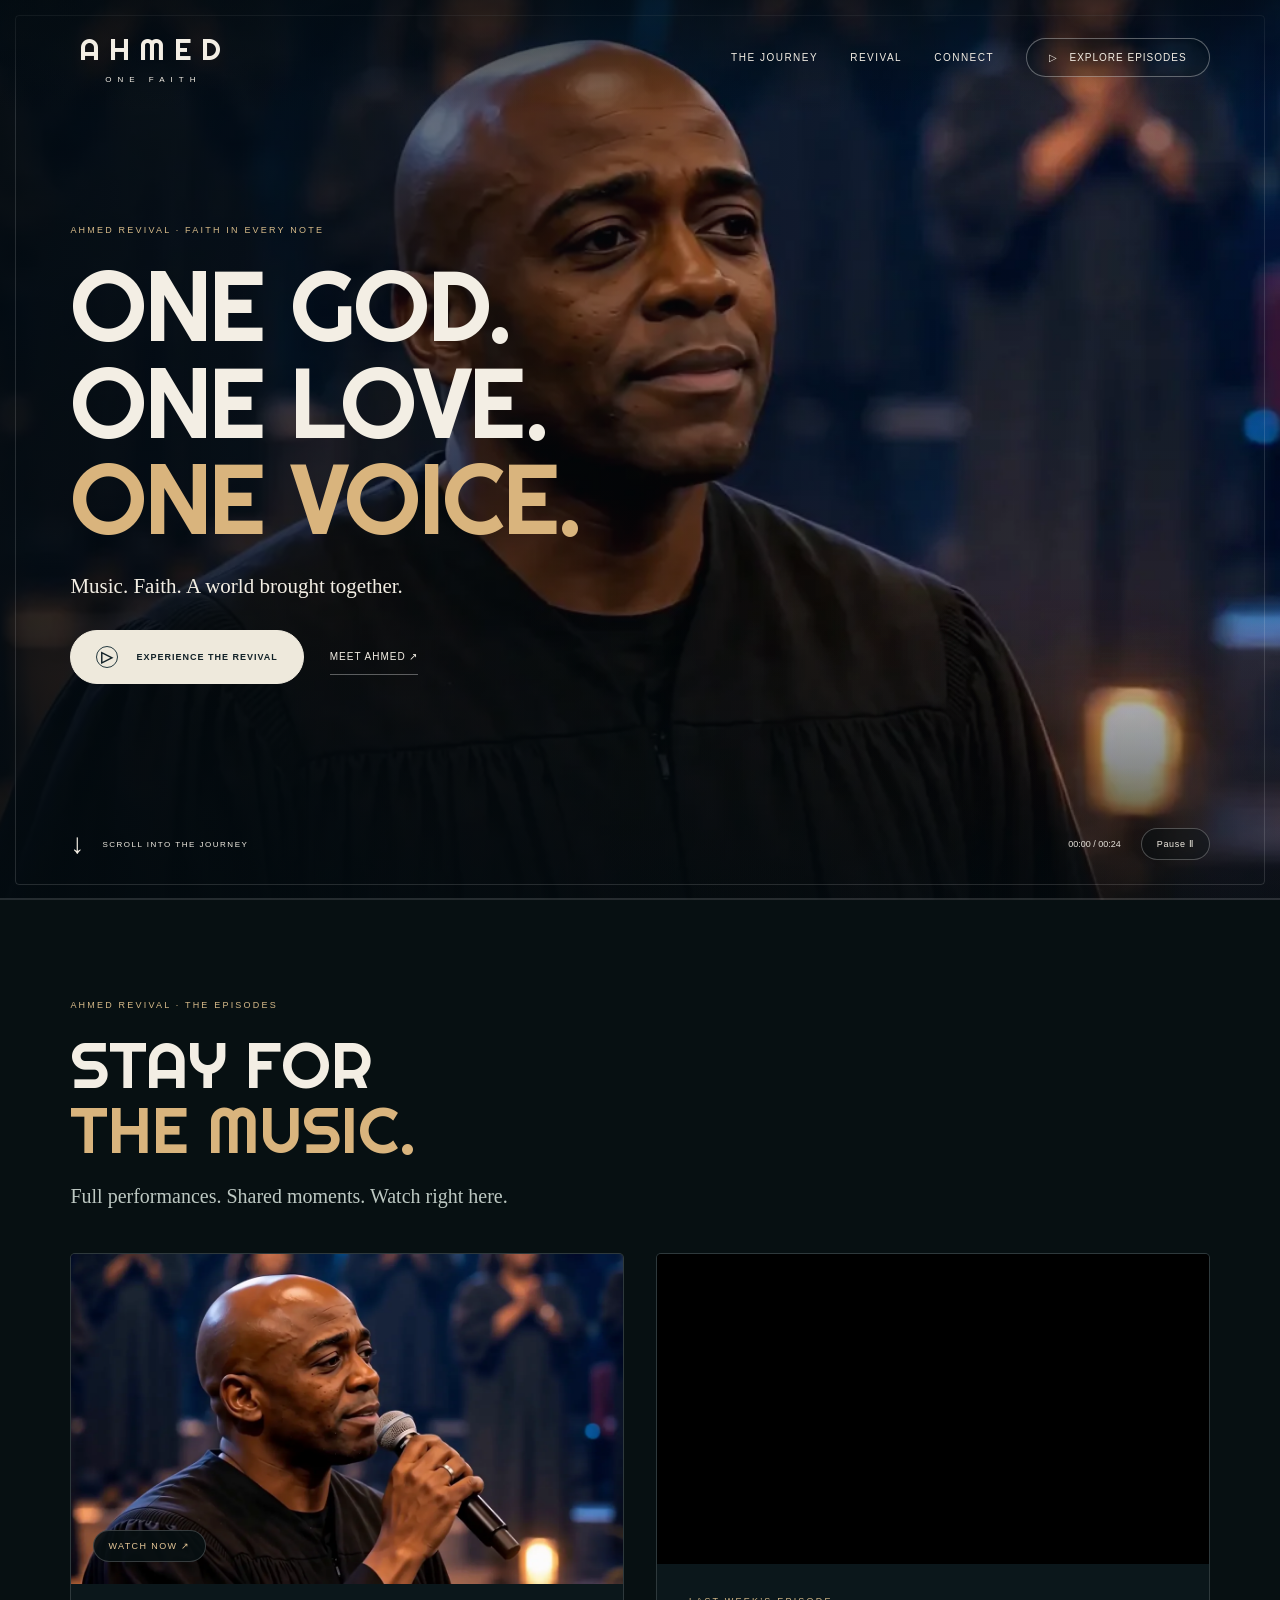
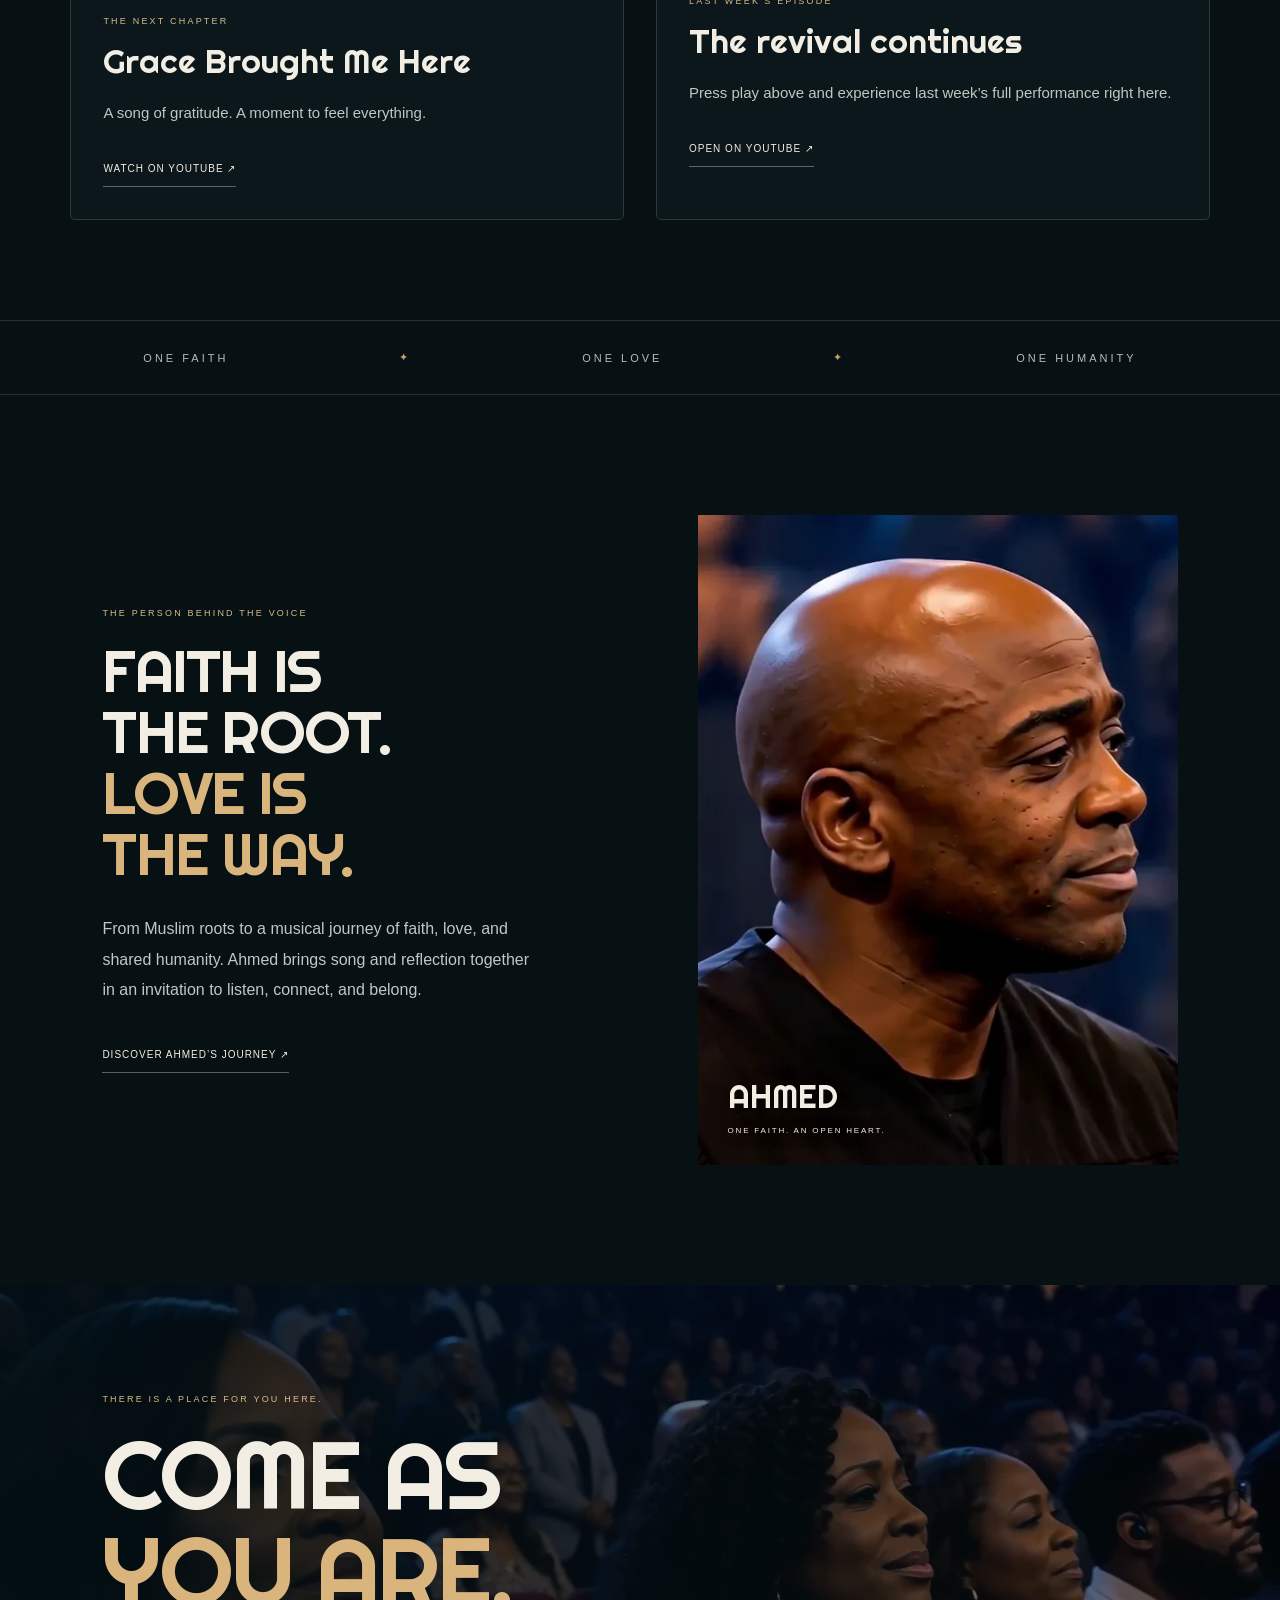
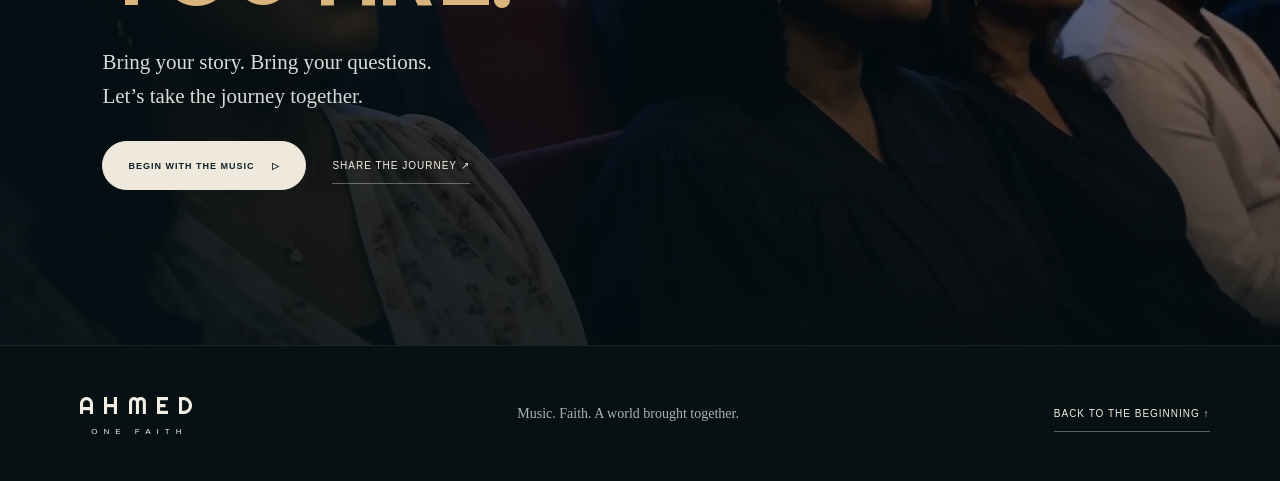
<file: index.html>
<!doctype html>
<html lang="en"><head><meta charset="utf-8"><meta name="viewport" content="width=device-width,initial-scale=1"><meta name="theme-color" content="#071012"><title>Ahmed One Faith — Grace Brought Me Here</title><meta name="description" content="One God. One Love. One Voice. Enter the world of Ahmed Revival and experience Grace Brought Me Here."><meta property="og:title" content="Ahmed One Faith — Grace Brought Me Here"><meta property="og:description" content="Music. Faith. A world brought together."><meta property="og:image" content="https://ahmed-one-faith.odio.chatgpt.site/assets/hero.webp"><link rel="preload" href="assets/righteous.ttf" as="font" type="font/ttf" crossorigin><link rel="stylesheet" href="style.css?v=6"><script>document.documentElement.classList.add('js')</script></head>
<body><a class="skip" href="#watch">Skip to the episodes</a>
<header><a class="brand" href="#home" aria-label="Ahmed One Faith home"><strong>AHMED</strong><span>ONE FAITH</span></a><nav aria-label="Main navigation"><a href="#journey">The journey</a><a href="#watch">Revival</a><a href="#connect">Connect</a><button class="nav-watch" data-watch>▷ &nbsp; Explore episodes</button></nav><button class="mobile-watch" data-watch aria-label="Explore episodes">▷</button></header>
<main>
<section class="hero" id="home" aria-label="Ahmed One Faith introduction">
<video id="hero-video" autoplay muted playsinline preload="auto" poster="assets/hero.webp?v=5" aria-label="Ahmed performs, followed by the choir and congregation"><source src="assets/hero-once.mp4" type="video/mp4"></video><div class="hero-shade"></div><div class="hero-frame" aria-hidden="true"></div>
<div class="hero-copy"><p class="eyebrow">AHMED REVIVAL · FAITH IN EVERY NOTE</p><h1>ONE GOD.<br>ONE LOVE.<br><em>ONE VOICE.</em></h1><p class="intro">Music. Faith. A world brought together.</p><div class="actions"><button class="primary" data-watch><span class="play-icon">▷</span> Experience the revival</button><a class="text-link" href="#journey">Meet Ahmed ↗</a></div></div>
<div class="hero-bottom"><a class="scroll-cue" href="#watch">↓ <span>SCROLL INTO THE JOURNEY</span></a><div class="video-controls"><span class="time" id="hero-time">00:00 / 00:25</span><button id="hero-play" aria-label="Pause introduction">Pause Ⅱ</button></div></div><div class="playback-track" aria-hidden="true"><i id="hero-progress"></i></div>
</section>
<section id="watch" class="episodes section"><div class="episodes-heading"><p class="eyebrow">AHMED REVIVAL · THE EPISODES</p><h2>STAY FOR<br><em>THE MUSIC.</em></h2><p>Full performances. Shared moments. Watch right here.</p></div><div class="episode-grid">
<article class="episode-card"><div class="episode-art"><a href="https://youtu.be/ditT3h33zaA" target="_blank" rel="noopener noreferrer" aria-label="Watch Grace Brought Me Here on YouTube"><img src="assets/release-still.webp" alt="Ahmed performing on stage" loading="lazy"><span class="episode-badge">WATCH NOW ↗</span></a></div><div class="episode-copy"><p class="eyebrow">The next chapter</p><h3>Grace Brought Me Here</h3><p>A song of gratitude. A moment to feel everything.</p><a class="text-link youtube-link" href="https://youtu.be/ditT3h33zaA" target="_blank" rel="noopener noreferrer">Watch on YouTube <span>↗</span></a></div></article>
<article class="episode-card"><div class="episode-embed"><iframe src="https://www.youtube-nocookie.com/embed/y6xVZQCk0Kg?playsinline=1&amp;rel=0" title="Ahmed Revival — last week’s full episode" loading="lazy" allow="accelerometer; autoplay; clipboard-write; encrypted-media; gyroscope; picture-in-picture; web-share" referrerpolicy="strict-origin-when-cross-origin" allowfullscreen></iframe></div><div class="episode-copy"><p class="eyebrow">Last week’s episode</p><h3>The revival continues</h3><p>Press play above and experience last week’s full performance right here.</p><a class="text-link youtube-link" href="https://youtu.be/y6xVZQCk0Kg" target="_blank" rel="noopener noreferrer">Open on YouTube <span>↗</span></a></div></article>
</div></section>
<div class="statement"><span>ONE FAITH</span><i>✦</i><span>ONE LOVE</span><i>✦</i><span>ONE HUMANITY</span></div>
<section id="journey" class="journey section"><div class="journey-copy"><p class="eyebrow">The person behind the voice</p><h2>FAITH IS<br>THE ROOT.<br><em>LOVE IS<br>THE WAY.</em></h2><p>From Muslim roots to a musical journey of faith, love, and shared humanity. Ahmed brings song and reflection together in an invitation to listen, connect, and belong.</p><button class="text-link" id="read-story">Discover Ahmed’s journey <span>↗</span></button></div><div class="journey-image"><img src="assets/journey-still.webp" alt="Ahmed reflecting during the performance" loading="lazy"><span class="portrait-label">AHMED<br><small>ONE FAITH. AN OPEN HEART.</small></span></div></section>
<section id="connect" class="invitation"><img src="assets/crowd-still.webp" alt="The congregation gathered together in the auditorium" loading="lazy"><div class="invitation-shade"></div><div class="invitation-copy"><p class="eyebrow">There is a place for you here.</p><h2>COME AS<br><em>YOU ARE.</em></h2><p>Bring your story. Bring your questions.<br>Let’s take the journey together.</p><div class="actions"><button class="primary" data-watch>Begin with the music <span>▷</span></button><button class="text-link" id="share">Share the journey ↗</button></div><p id="share-status" role="status"></p></div></section>
</main><footer><a class="brand" href="#home"><strong>AHMED</strong><span>ONE FAITH</span></a><p>Music. Faith. A world brought together.</p><a class="text-link" href="#home">Back to the beginning ↑</a></footer>
<dialog id="about" aria-labelledby="about-title"><button class="close" aria-label="Close story">×</button><img src="assets/portrait.webp" alt="Ahmed with his eyes closed and hand over his heart"><div class="about-copy"><p class="eyebrow">The journey</p><h2 id="about-title">ROOTED IN FAITH.<br>OPEN IN LOVE.</h2><p>Ahmed’s story begins with Muslim roots and a belief in one God. His music makes room for reflection, gratitude, and the humanity we share.</p><p>Through Ahmed Revival, song and spoken reflection meet in a message of faith and love. <i>Grace Brought Me Here</i> opens this chapter of the journey.</p><button class="primary" data-watch>Experience the revival <span>▷</span></button></div></dialog>
<script src="app.js?v=5"></script></body></html>
</file>
<file: style.css>
@font-face{font-family:Display;src:url('assets/righteous.ttf') format('truetype');font-weight:400;font-display:swap}*{box-sizing:border-box}html{scroll-behavior:smooth;scroll-padding-top:90px;background:#071012;color:#f3eee4}body{margin:0;font-family:Arial,Helvetica,sans-serif}button,a{-webkit-tap-highlight-color:transparent}a{color:inherit;text-decoration:none}button{font:inherit;color:inherit;cursor:pointer}button:focus-visible,a:focus-visible{outline:2px solid #d9b47d;outline-offset:6px}h1,h2{font-family:Display,Arial,sans-serif;font-weight:400;font-synthesis:none}em{font-style:normal;color:#d9b47d}.skip{position:fixed;top:-100px;left:20px;z-index:100;padding:15px;background:white;color:black}.skip:focus{top:15px}header{position:absolute;z-index:10;top:0;left:0;width:100%;padding:30px 5.5vw;display:flex;justify-content:space-between;align-items:center;background:linear-gradient(#030b10aa,transparent)}.brand{display:grid;gap:7px;text-align:center}.brand strong{font-family:Display,Arial,sans-serif;font-size:30px;font-weight:400;letter-spacing:9px;padding-left:9px}.brand span{font-size:8px;letter-spacing:6px;padding-left:6px}nav{display:flex;align-items:center;gap:32px;font-size:10px;text-transform:uppercase;letter-spacing:1.5px}nav>a{padding:12px 0}.nav-watch{border:1px solid #ffffff55;border-radius:30px;padding:13px 22px;background:#06101440;font-size:10px;letter-spacing:1px;text-transform:uppercase}.mobile-watch{display:none}.hero{min-height:760px;height:100svh;position:relative;overflow:hidden}.hero>video{position:absolute;inset:0;width:100%;height:100%;object-fit:cover;object-position:center;background:#071012 url('assets/hero.webp') center/cover no-repeat}.hero-shade{position:absolute;inset:0;background:linear-gradient(90deg,#030b10d9,#030b1077 43%,#030b1010 80%),linear-gradient(0deg,#030b10c0,transparent 35%)}.hero-frame{position:absolute;inset:15px;border:1px solid #ffffff22;border-radius:4px;pointer-events:none}.hero-copy{position:relative;padding:clamp(180px,25vh,260px) 5.5vw 140px;max-width:970px}.eyebrow{font-size:9px;letter-spacing:2.2px;text-transform:uppercase;color:#d6ba89;margin:0 0 22px}h1{font-size:clamp(65px,7.7vw,120px);line-height:.98;letter-spacing:-.025em;margin:0}.intro{font-family:Georgia,serif;font-size:21px;line-height:1.5;margin:24px 0 28px}.actions{display:flex;gap:26px;align-items:center;flex-wrap:wrap}.primary{display:inline-flex;align-items:center;justify-content:center;gap:18px;border:1px solid #eee9dc;border-radius:50px;background:#eee9dc;color:#112127;padding:15px 25px;min-height:49px;font-size:9px;text-transform:uppercase;letter-spacing:1px;font-weight:700;transition:background .2s,transform .2s}.primary:hover{background:#dfbb83;transform:translateY(-2px)}.play-icon{border:1px solid #253a40;border-radius:50%;width:22px;height:22px;display:grid;place-items:center;font-size:15px}.text-link{display:inline-block;padding:12px 0;border:0;border-bottom:1px solid #ffffff55;background:none;font-size:10px;text-transform:uppercase;letter-spacing:1px}.hero-bottom{position:absolute;bottom:40px;left:5.5vw;right:5.5vw;display:flex;justify-content:space-between;align-items:center}.scroll-cue{display:flex;align-items:center;gap:18px;font-size:28px}.scroll-cue span{font-size:8px;letter-spacing:1.5px}.video-controls{display:flex;align-items:center;gap:12px}.video-controls button{background:#07101266;backdrop-filter:blur(10px);border:1px solid #ffffff40;border-radius:25px;padding:10px 15px;font-size:9px;letter-spacing:.7px}.time{font-size:9px;font-variant-numeric:tabular-nums;color:#e4e0d8;margin-right:8px}.playback-track{position:absolute;bottom:0;left:0;width:100%;height:2px;background:#ffffff22}.playback-track i{height:100%;width:0;display:block;background:#d9b47d}.section{max-width:1600px;margin:auto}.release{display:grid;grid-template-columns:56% 44%;padding:110px 5.5vw;align-items:center;gap:0}.release-image{position:relative;height:630px;overflow:hidden}.release-image:after{content:'';position:absolute;inset:0;background:linear-gradient(0deg,#07101288,transparent 30%);pointer-events:none}.release-image img{width:100%;height:100%;object-fit:cover;object-position:52% center}.release-copy{padding:35px 0 35px 65px}.release h2{font-size:clamp(42px,4.7vw,78px);line-height:1.02;letter-spacing:-.035em;margin:0}.release-copy>p:not(.eyebrow){font-family:Georgia,serif;color:#c7cec9;font-size:20px;line-height:1.6;margin:27px 0}.runtime{display:block;font-size:8px;letter-spacing:1.2px;color:#939f9d;margin-top:22px}.large-play{position:absolute;left:50%;top:50%;transform:translate(-50%,-50%);z-index:2;width:85px;height:85px;font-size:35px;border:1px solid #ffffff99;border-radius:50%;background:#06101444;backdrop-filter:blur(8px)}.large-play:hover{background:#d9b47d;color:#071012}.image-caption{position:absolute;bottom:30px;left:30px;z-index:2;font-size:8px;letter-spacing:2px}.statement{display:flex;justify-content:space-around;align-items:center;gap:25px;padding:30px 5.5vw;border-block:1px solid #ffffff20;color:#b4bdb9;font-size:11px;letter-spacing:3px}.statement i{font-style:normal;color:#c7a06a}.journey{padding:120px 8vw;display:grid;grid-template-columns:1fr 1fr;gap:9vw;align-items:center}.journey h2{font-size:clamp(40px,4.6vw,75px);line-height:1.04;letter-spacing:-.03em;margin:0 0 30px}.journey-copy>p:not(.eyebrow){font-size:16px;line-height:1.9;color:#bfc8c5;max-width:440px}.journey-copy .text-link{margin-top:15px}.journey-image{height:650px;position:relative}.journey-image img{height:100%;width:100%;object-fit:cover;object-position:49% center}.portrait-label{position:absolute;bottom:30px;left:30px;font-family:Display,sans-serif;font-size:32px;text-shadow:0 2px 15px #000}.portrait-label small{display:block;font-family:Arial,sans-serif;font-size:8px;letter-spacing:1.8px;margin-top:9px}.invitation{min-height:660px;position:relative;display:flex;align-items:center}.invitation>img{position:absolute;inset:0;width:100%;height:100%;object-fit:cover;object-position:center}.invitation-shade{position:absolute;inset:0;background:linear-gradient(90deg,#031015df,#03101570 65%,#03101530),linear-gradient(0deg,#071012aa,transparent)}.invitation-copy{position:relative;padding:85px 8vw;max-width:1000px}.invitation h2{font-size:clamp(60px,7.5vw,110px);line-height:1;letter-spacing:-.03em;margin:0}.invitation-copy>p:not(.eyebrow){font-family:Georgia,serif;font-size:21px;line-height:1.6;color:#d6dcd7;margin:28px 0}#share-status{min-height:18px;font-family:Arial,sans-serif;font-size:12px;margin-bottom:0}footer{display:flex;align-items:center;justify-content:space-between;gap:25px;padding:45px 5.5vw;border-top:1px solid #ffffff15}footer p{font-family:Georgia,serif;font-size:14px;color:#aab5b0}footer .brand strong{font-size:23px}dialog{background:#091318;color:#eee9dc;border:1px solid #ffffff30;border-radius:8px;padding:0;width:min(1100px,94vw);max-height:92dvh}dialog::backdrop{background:#000c;backdrop-filter:blur(15px)}.dialog-bar{padding:23px 28px;display:flex;align-items:center;justify-content:space-between}.micro{font-size:8px;letter-spacing:2px;color:#cab994}.dialog-bar h2{font-size:26px;margin:9px 0 0}.close{background:#ffffff0a;border:1px solid #ffffff40;border-radius:100%;font-size:27px;width:42px;height:42px;flex-shrink:0}#episode{width:100%;display:block;max-height:68vh;background:#000}.player-note{text-align:center;color:#b6bdba;font-family:Georgia,serif;font-style:italic;font-size:14px;margin:18px}#about{width:min(900px,94vw)}#about[open]{display:grid;grid-template-columns:40% 60%}#about>.close{position:absolute;right:16px;top:16px;z-index:2}#about>img{width:100%;height:100%;object-fit:cover}.about-copy{padding:65px 40px}.about-copy h2{font-size:36px;line-height:1.1;margin:0 0 22px}.about-copy>p:not(.eyebrow){font-size:15px;line-height:1.75;color:#cbd1cf}.about-copy .primary{margin-top:18px}.noscript-note{text-align:center;padding:15px}.noscript-note a{text-decoration:underline}@media(max-height:800px) and (min-width:761px){.hero{min-height:690px}.hero-copy{padding-top:175px}h1{font-size:min(6.7vw,100px)}.intro{margin:20px 0}.hero-bottom{bottom:30px}}@media(max-width:1000px){.release-copy{padding-left:35px}.release-image{height:530px}.journey-image{height:540px}.journey{gap:6vw;padding-inline:5.5vw}}@media(max-width:760px){html{scroll-padding-top:20px}header{padding:25px 7vw}nav{display:none}.mobile-watch{display:block;border:1px solid #ffffff70;background:#06101440;border-radius:50%;font-size:22px;width:43px;height:43px}.brand strong{font-size:24px;letter-spacing:7px;padding-left:7px}.brand span{font-size:7px;letter-spacing:4px;padding-left:4px}.hero{height:100svh;min-height:740px}.hero>video{object-position:52% center}.hero-shade{background:linear-gradient(0deg,#030b10ef,#030b10bb 25%,#030b1015 70%,#030b1055)}.hero-frame{inset:9px}.hero-copy{position:absolute;bottom:125px;padding:0 7vw;width:100%}h1{font-size:14.5vw;line-height:.98}.eyebrow{font-size:8px;letter-spacing:1.6px;margin-bottom:17px}.intro{font-size:17px;margin:18px 0 22px}.actions{gap:19px}.primary{padding:13px 18px;min-height:46px;font-size:8px;gap:12px}.text-link{font-size:8px}.hero-bottom{left:7vw;right:7vw;bottom:22px;align-items:flex-start;gap:14px;flex-direction:column}.scroll-cue{font-size:20px;gap:12px}.scroll-cue span{font-size:7px}.video-controls{width:100%;justify-content:flex-end;gap:9px}.video-controls button{padding:8px 12px;font-size:8px}.time{margin-right:auto;font-size:8px}.release{grid-template-columns:1fr;padding:65px 7vw;gap:36px}.release-image{height:390px}.release-copy{padding:0}.release h2{font-size:12vw}.release-copy>p:not(.eyebrow){font-size:18px;margin:20px 0}.large-play{width:65px;height:65px;font-size:28px}.image-caption{left:22px;bottom:22px;font-size:7px}.statement{padding:23px 6vw;gap:10px;font-size:7px;letter-spacing:1px}.journey{grid-template-columns:1fr;padding:70px 7vw;gap:36px}.journey h2{font-size:12vw}.journey-copy>p:not(.eyebrow){font-size:15px;line-height:1.8}.journey-image{height:460px}.invitation{min-height:580px}.invitation-copy{padding:70px 7vw}.invitation h2{font-size:14vw}.invitation-copy>p:not(.eyebrow){font-size:18px}.invitation-shade{background:linear-gradient(90deg,#031015dd,#03101570)}footer{flex-direction:column;text-align:center;padding:40px 7vw;gap:13px}footer p{font-size:13px}#about[open]{display:block}#about>img{height:210px;object-position:50% 30%}.about-copy{padding:30px 24px}.about-copy h2{font-size:29px}.dialog-bar{padding:18px}.dialog-bar h2{font-size:20px}.dialog-bar .micro{font-size:7px}}@media(prefers-reduced-motion:reduce){html{scroll-behavior:auto}*{transition:none!important}.primary:hover{transform:none}}

.episodes{padding:100px 5.5vw}.episodes-heading{margin-bottom:45px}.episodes-heading h2{font-size:clamp(48px,5vw,80px);line-height:1.02;margin:0 0 22px}.episodes-heading>p:last-child{color:#bdc8c2;font-family:Georgia,serif;font-size:20px}.episode-grid{display:grid;grid-template-columns:1fr 1fr;gap:32px}.episode-card{border:1px solid #ffffff25;background:#0b171b;overflow:hidden;border-radius:5px}.episode-art{height:330px;position:relative;overflow:hidden}.episode-art img{height:100%;width:100%;object-fit:cover}.episode-badge{position:absolute;left:22px;bottom:22px;background:#071012e8;color:#e5c797;padding:10px 14px;border:1px solid #ffffff30;border-radius:25px;font-size:9px;letter-spacing:1.4px}.episode-copy{padding:32px}.episode-copy h3{font-family:Display,Arial,sans-serif;font-weight:400;font-size:clamp(27px,2.6vw,42px);margin:0 0 18px}.episode-copy>p:not(.eyebrow){color:#bdc8c2;font-size:15px;line-height:1.7;margin-bottom:26px}.episode-pending{display:inline-flex;min-height:49px;align-items:center;font-size:11px;color:#c4ae8b;letter-spacing:1px}.episode-art-previous{background:radial-gradient(ellipse at 80% 0%,#795c37,transparent 65%),linear-gradient(135deg,#173e4a,#071012);display:flex;align-items:center;justify-content:center}.previous-mark{font-family:Display,Arial,sans-serif;font-size:clamp(45px,5vw,78px);line-height:1;text-align:center;letter-spacing:-2px}.episode-copy .eyebrow{margin-bottom:14px}@media(max-width:760px){.episodes{padding:65px 7vw}.episode-grid{grid-template-columns:1fr;gap:28px}.episode-art{height:260px}.episode-copy{padding:25px}.episodes-heading>p:last-child{font-size:17px}.previous-mark{font-size:60px}}

.episode-embed{position:relative;aspect-ratio:16/9;width:100%;background:#000}.episode-embed iframe{display:block;width:100%;height:100%;border:0}
</file>
